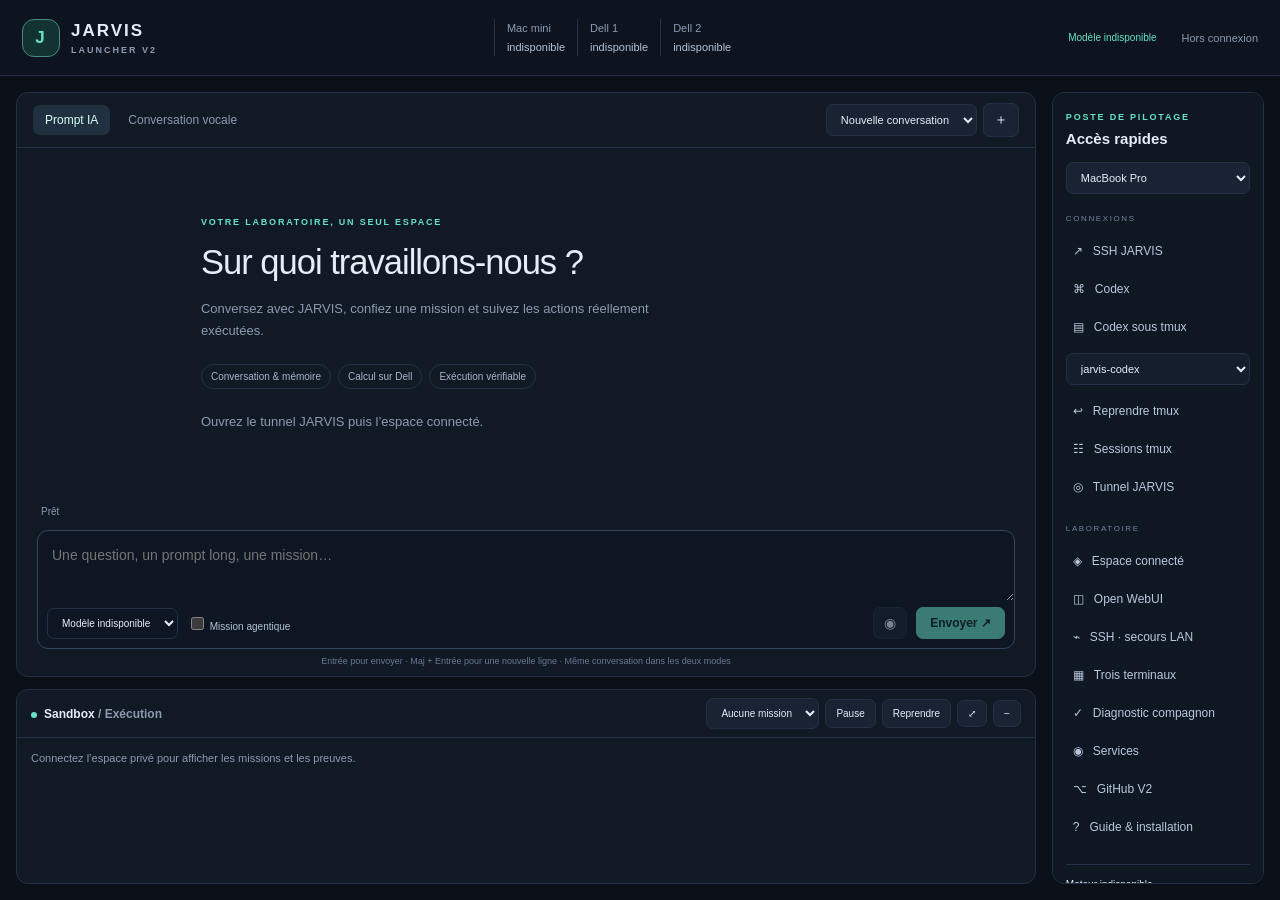
<file: index.html>
<!doctype html>
<html lang="fr"><head><meta charset="utf-8"><meta name="viewport" content="width=device-width,initial-scale=1"><meta name="color-scheme" content="dark"><title>JARVIS • Launcher V2</title><link rel="icon" href="icon.svg"><link rel="stylesheet" href="style.css"><script defer src="core.js"></script><script defer src="task-model.js"></script><script defer src="format.js"></script><script defer src="app.js"></script></head>
<body>
<header class="topbar"><a class="brand" href="./"><span class="brand-icon">J</span><span>JARVIS <small>LAUNCHER V2</small></span></a><div id="resources" class="resources" aria-live="polite"><span class="resource">Mac mini <b>indisponible</b></span><span class="resource">Dell 1 <b>indisponible</b></span><span class="resource muted">Dell 2 <b>indisponible</b></span></div><span id="top-model" class="top-model">Modèle indisponible</span><span id="connection" class="connection">Hors connexion</span></header>
<div class="shell"><main class="workspace">
<section class="conversation panel" aria-label="Conversation JARVIS"><div class="panel-head"><div class="tabs" role="tablist"><button id="prompt-tab" role="tab" aria-selected="true">Prompt IA</button><button id="voice-tab" role="tab" aria-selected="false">Conversation vocale</button></div><div class="conversation-controls"><select id="history-select" aria-label="Historique des conversations"><option value="">Nouvelle conversation</option></select><button id="new-chat" class="icon-button" title="Nouvelle conversation" aria-label="Nouvelle conversation">＋</button></div></div>
<div id="messages" class="messages" role="log" aria-label="Messages"><div class="welcome"><div class="eyebrow">VOTRE LABORATOIRE, UN SEUL ESPACE</div><h1>Sur quoi travaillons-nous ?</h1><p>Conversez avec JARVIS, confiez une mission et suivez les actions réellement exécutées.</p><div class="welcome-tags"><span>Conversation & mémoire</span><span>Calcul sur Dell</span><span>Exécution vérifiable</span></div><p id="welcome-private" class="muted">Les services privés deviennent disponibles dans l’espace connecté.</p></div></div>
<div id="activity" class="activity" role="status">Prêt</div><form id="composer" class="composer"><div class="input-wrap"><label class="sr-only" for="prompt">Votre message ou objectif</label><textarea id="prompt" rows="2" maxlength="16000" placeholder="Une question, un prompt long, une mission…"></textarea><div class="composer-bottom"><div class="input-options"><select id="model" aria-label="Modèle"><option value="">Modèle indisponible</option></select><label class="agent-option"><input type="checkbox" id="agent-mode"> Mission agentique</label></div><div class="send-controls"><button type="button" id="record" class="icon-button" aria-label="Démarrer le microphone" title="Microphone">◉</button><button type="submit" id="send" class="primary">Envoyer ↗</button></div></div></div><div id="voice-controls" class="voice-controls" hidden><label><input id="speak" type="checkbox" checked> Lire les réponses</label><button type="button" id="stop-audio">Arrêter la lecture</button><label class="file-label">Transcrire un fichier audio<input id="audio-file" type="file" accept="audio/*"></label></div><p class="input-hint">Entrée pour envoyer · Maj + Entrée pour une nouvelle ligne · Même conversation dans les deux modes</p></form></section>
<section id="sandbox" class="sandbox panel" aria-label="Sandbox et exécution agentique"><div class="panel-head"><h2><span class="live-dot"></span>Sandbox <span class="muted">/ Exécution</span></h2><div class="sandbox-controls"><select id="mission-select" aria-label="Mission supervisée"><option value="">Aucune mission</option></select><button id="pause" title="Interrompre après l’opération engagée">Pause</button><button id="resume" title="Reprendre la mission sélectionnée">Reprendre</button><button id="expand" class="icon-button" aria-label="Agrandir le panneau">⤢</button><button id="collapse" class="icon-button" aria-label="Réduire le panneau">−</button></div></div><div id="sandbox-scroll" class="sandbox-scroll"><div id="mission-summary" class="mission-summary"><p class="muted">Connectez l’espace privé pour afficher les missions et les preuves.</p></div><div class="execution-columns"><div id="tasks" class="tasks"></div><div id="events" class="events" aria-label="Journal des opérations"></div></div></div></section>
</main><aside class="quick panel"><div><div class="eyebrow">POSTE DE PILOTAGE</div><h2>Accès rapides</h2><select id="profile" aria-label="Poste client"><option value="macbook-pro">MacBook Pro</option><option value="mac-mini">Mac mini</option></select></div><div class="quick-group"><span class="group-label">CONNEXIONS</span><button data-action="ssh">↗ <span>SSH JARVIS</span></button><button data-action="codex">⌘ <span>Codex</span></button><button data-action="codex-tmux">▤ <span>Codex sous tmux</span></button><select id="session" aria-label="Session tmux"></select><button data-action="tmux-attach">↩ <span>Reprendre tmux</span></button><button data-action="tmux-list">☷ <span>Sessions tmux</span></button><button data-action="web-tunnel">◎ <span>Tunnel JARVIS</span></button></div><div class="quick-group"><span class="group-label">LABORATOIRE</span><button id="private-workspace">◈ <span>Espace connecté</span></button><a href="http://localhost:3000" target="_blank" rel="noopener">◫ <span>Open WebUI</span></a><button data-action="ssh-lan">⌁ <span>SSH · secours LAN</span></button><button data-action="workspace">▦ <span>Trois terminaux</span></button><button data-action="check">✓ <span>Diagnostic compagnon</span></button><button data-action="services">◉ <span>Services</span></button><a href="https://github.com/regisazzoun/JARVIS-Launcher2" target="_blank" rel="noopener">⌥ <span>GitHub V2</span></a><a href="guide.html">? <span>Guide & installation</span></a></div><div class="quick-footer"><span id="model-active">Moteur indisponible</span><button id="account">Connexion</button><span id="updated" class="muted">Aucune mesure reçue</span></div></aside></div>
<dialog id="login-dialog"><form id="login-form"><div class="eyebrow">PASSERELLE PRIVÉE JARVIS</div><h2>Retrouver votre espace</h2><p>Utilisez votre compte JARVIS existant. La session est commune à l’interface et au Launcher privé.</p><label>Utilisateur<input name="username" autocomplete="username" required></label><label>Mot de passe<input name="password" type="password" autocomplete="current-password" required></label><p id="login-error" role="alert"></p><div class="dialog-actions"><button type="button" id="close-login">Annuler</button><button class="primary" type="submit">Se connecter</button></div></form></dialog>
<dialog id="action-dialog"><h2>Accès rapide</h2><p id="action-description"></p><pre id="command-preview"></pre><div class="dialog-actions"><button id="close-action">Fermer</button><button id="copy-command">Copier la commande</button><a id="launch-action" class="primary">Ouvrir le compagnon macOS</a></div><p class="muted">Le compagnon JL-01 conserve ses contrôles locaux. Hors macOS, utilisez la commande sur un poste autorisé.</p></dialog><div id="toast" class="toast" role="status" hidden></div>
</body></html>
</file>
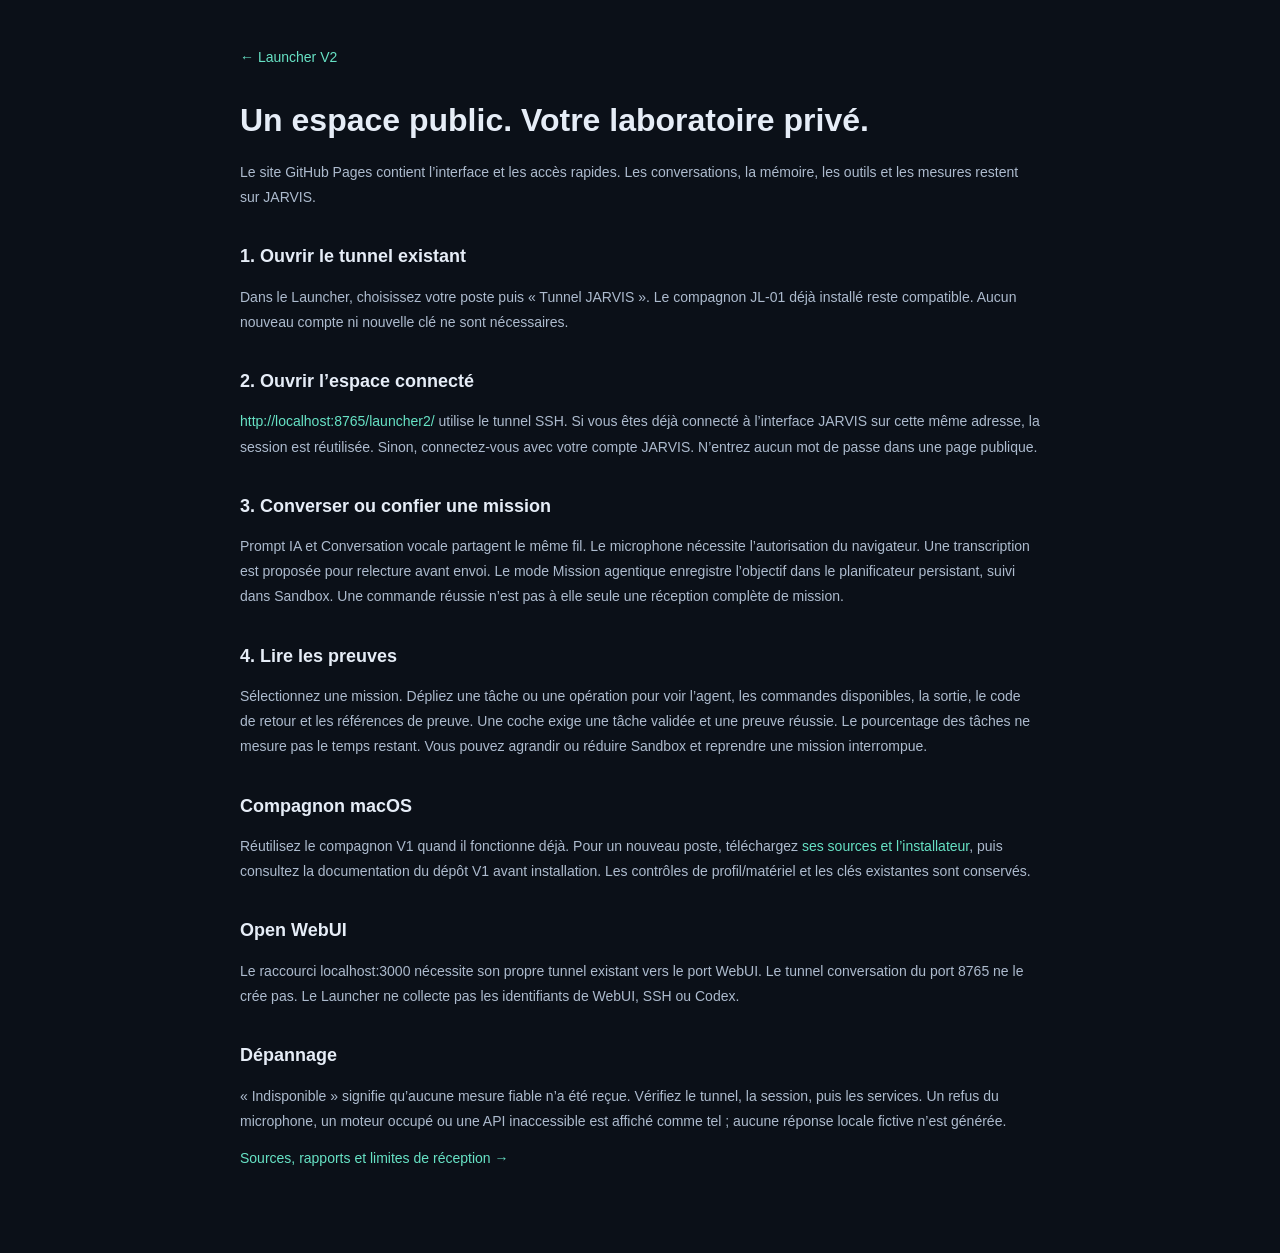
<file: guide.html>
<!doctype html><html lang="fr"><head><meta charset="utf-8"><meta name="viewport" content="width=device-width,initial-scale=1"><title>Guide · JARVIS Launcher V2</title><link rel="stylesheet" href="style.css"></head><body class="guide-body"><main class="guide"><a href="./">← Launcher V2</a><h1>Un espace public. Votre laboratoire privé.</h1><p>Le site GitHub Pages contient l’interface et les accès rapides. Les conversations, la mémoire, les outils et les mesures restent sur JARVIS.</p><h2>1. Ouvrir le tunnel existant</h2><p>Dans le Launcher, choisissez votre poste puis « Tunnel JARVIS ». Le compagnon JL-01 déjà installé reste compatible. Aucun nouveau compte ni nouvelle clé ne sont nécessaires.</p><h2>2. Ouvrir l’espace connecté</h2><p><a href="http://localhost:8765/launcher2/">http://localhost:8765/launcher2/</a> utilise le tunnel SSH. Si vous êtes déjà connecté à l’interface JARVIS sur cette même adresse, la session est réutilisée. Sinon, connectez-vous avec votre compte JARVIS. N’entrez aucun mot de passe dans une page publique.</p><h2>3. Converser ou confier une mission</h2><p>Prompt IA et Conversation vocale partagent le même fil. Le microphone nécessite l’autorisation du navigateur. Une transcription est proposée pour relecture avant envoi. Le mode Mission agentique enregistre l’objectif dans le planificateur persistant, suivi dans Sandbox. Une commande réussie n’est pas à elle seule une réception complète de mission.</p><h2>4. Lire les preuves</h2><p>Sélectionnez une mission. Dépliez une tâche ou une opération pour voir l’agent, les commandes disponibles, la sortie, le code de retour et les références de preuve. Une coche exige une tâche validée et une preuve réussie. Le pourcentage des tâches ne mesure pas le temps restant. Vous pouvez agrandir ou réduire Sandbox et reprendre une mission interrompue.</p><h2>Compagnon macOS</h2><p>Réutilisez le compagnon V1 quand il fonctionne déjà. Pour un nouveau poste, téléchargez <a href="companion-macos.zip">ses sources et l’installateur</a>, puis consultez la documentation du dépôt V1 avant installation. Les contrôles de profil/matériel et les clés existantes sont conservés.</p><h2>Open WebUI</h2><p>Le raccourci localhost:3000 nécessite son propre tunnel existant vers le port WebUI. Le tunnel conversation du port 8765 ne le crée pas. Le Launcher ne collecte pas les identifiants de WebUI, SSH ou Codex.</p><h2>Dépannage</h2><p>« Indisponible » signifie qu’aucune mesure fiable n’a été reçue. Vérifiez le tunnel, la session, puis les services. Un refus du microphone, un moteur occupé ou une API inaccessible est affiché comme tel ; aucune réponse locale fictive n’est générée.</p><p><a href="https://github.com/regisazzoun/JARVIS-Launcher2">Sources, rapports et limites de réception →</a></p></main></body></html>
</file>
<file: style.css>
:root{font-family:Inter,ui-sans-serif,-apple-system,BlinkMacSystemFont,"Segoe UI",sans-serif;color:#e6edf7;background:#0b1018;font-size:14px;color-scheme:dark;--border:#253044;--muted:#8c9ab1;--aqua:#67e2c5;--panel:#111925}*{box-sizing:border-box}body{margin:0;height:100dvh;overflow:hidden}button,input,textarea,select{font:inherit}button,a,input,select,textarea{outline-offset:4px}button,a{ -webkit-tap-highlight-color:transparent}button{cursor:pointer}button,select{background:#192334;color:inherit;border:1px solid var(--border);border-radius:7px;padding:8px 10px}button:hover,a:hover{background:#233147}button:disabled{opacity:.5;cursor:wait}a{color:inherit;text-decoration:none}h1,h2,p{margin:0}h2{font-size:14px;font-weight:600}small{font-size:9px;letter-spacing:2px;color:var(--muted)}.muted{color:var(--muted)}.topbar{height:76px;border-bottom:1px solid var(--border);display:flex;align-items:center;padding:12px 22px;gap:25px;background:#0d141f}.brand{display:flex;align-items:center;gap:11px;font-size:17px;font-weight:700;letter-spacing:2px}.brand small{display:block;margin-top:4px}.brand-icon{display:grid;place-items:center;width:38px;height:38px;border:1px solid #438c80;border-radius:12px;color:var(--aqua);background:#12332f}.resources{display:flex;gap:12px;flex:1;justify-content:center;min-width:0}.resource{font-size:11px;line-height:1.7;border-left:1px solid var(--border);padding-left:12px;white-space:nowrap;color:var(--muted)}.resource strong{color:#d8e5f6;font-size:12px;margin-right:7px}.resource b{font-weight:400;display:block;color:#b3c3d8}.connection{font-size:11px;white-space:nowrap;color:var(--muted)}.connection.connected{color:var(--aqua)}.shell{height:calc(100dvh - 76px);padding:16px;display:grid;grid-template-columns:minmax(0,1fr) minmax(185px,17%);gap:16px}.workspace{min-width:0;min-height:0;display:grid;grid-template-rows:minmax(0,3fr) minmax(160px,1fr);gap:12px}.panel{border:1px solid var(--border);border-radius:12px;background:var(--panel);min-width:0;min-height:0;overflow:hidden}.panel-head{display:flex;justify-content:space-between;align-items:center;gap:10px;padding:10px 16px;border-bottom:1px solid var(--border);min-height:53px;flex-shrink:0}.tabs{display:flex;gap:6px}.tabs button{font-size:12px;background:transparent;border:0;color:var(--muted);padding:8px 12px}.tabs [aria-selected=true]{background:#213040;color:#d7fff5}.conversation{display:flex;flex-direction:column}.conversation-controls,.sandbox-controls{display:flex;gap:6px;align-items:center;min-width:0}.conversation-controls select{max-width:190px;font-size:11px}.icon-button{padding:7px 10px}.messages{flex:1;min-height:0;overflow:auto;overscroll-behavior:contain;padding:24px 6%;scroll-behavior:smooth}.welcome{max-width:650px;padding:clamp(8px,5vh,50px) 0;margin:auto}.eyebrow{font-size:9px;letter-spacing:1.8px;color:var(--aqua);font-weight:700}.welcome h1{font-size:clamp(23px,2.7vw,38px);font-weight:500;letter-spacing:-1px;margin:16px 0}.welcome p{color:var(--muted);font-size:13px;line-height:1.7;max-width:450px}.welcome-tags{display:flex;flex-wrap:wrap;gap:7px;margin:22px 0}.welcome-tags span{font-size:10px;border:1px solid var(--border);padding:6px 9px;border-radius:20px;color:#a7b5cb}.message{display:flex;flex-direction:column;align-items:flex-start;margin:0 0 20px;gap:7px}.message.user{align-items:flex-end}.message-label{font-size:10px;color:var(--muted);letter-spacing:1px}.message-body{max-width:90%;padding:13px 17px;border:1px solid #263349;background:#182333;border-radius:2px 12px 12px;font-size:13px;white-space:pre-wrap;overflow-wrap:anywhere;line-height:1.65}.message.user .message-body{background:#183b3a;border-color:#2e5a54;border-radius:12px 2px 12px 12px}.message.error .message-body{color:#ffb9b1}.message-tools{font-size:10px;color:var(--aqua)}.activity{min-height:24px;font-size:10px;color:var(--muted);padding:0 24px}.composer{padding:0 20px 10px}.input-wrap{border:1px solid #35445d;border-radius:11px;background:#0e1623;overflow:hidden}.input-wrap:focus-within{border-color:#5a9f94}textarea{display:block;width:100%;resize:vertical;min-height:56px;max-height:180px;border:0;background:transparent;color:inherit;padding:14px;outline:none;line-height:1.5}.composer-bottom{display:flex;justify-content:space-between;align-items:center;padding:6px 9px 9px;gap:8px}.input-options,.send-controls{display:flex;align-items:center;gap:9px}.input-options select{max-width:230px;font-size:10px;background:transparent}.agent-option{font-size:10px;color:#b3c2d6;white-space:nowrap}.primary{background:var(--aqua);border:1px solid var(--aqua);color:#0b2420;font-weight:600;border-radius:7px;padding:8px 13px;font-size:12px;display:inline-block}.primary:hover{background:#a0f5df}.input-hint{font-size:9px;color:#687992;margin-top:7px;text-align:center}.voice-controls{display:flex;align-items:center;gap:12px;flex-wrap:wrap;font-size:11px;margin:8px 0}.voice-controls[hidden]{display:none}.voice-controls button{font-size:10px}.file-label{cursor:pointer;color:var(--aqua)}.file-label input{display:block;max-width:230px;font-size:10px;margin-top:4px}.sandbox{display:flex;flex-direction:column}.sandbox .panel-head{padding:8px 14px;min-height:45px}.sandbox h2{font-size:12px;white-space:nowrap}.live-dot{width:6px;height:6px;background:var(--aqua);border-radius:50%;display:inline-block;margin-right:7px}.sandbox-controls select{max-width:240px;font-size:10px}.sandbox-controls button{font-size:10px}.sandbox-scroll{overflow:auto;min-height:0;flex:1;padding:12px 14px;overscroll-behavior:contain}.mission-summary{font-size:11px;line-height:1.5;margin-bottom:9px}.mission-title{font-weight:600;white-space:pre-wrap;overflow-wrap:anywhere;max-height:70px;overflow:auto}.progress-row{display:flex;align-items:center;gap:10px;color:var(--muted);font-size:10px;margin-top:6px}progress{height:5px;width:150px;accent-color:var(--aqua)}.execution-columns{display:grid;grid-template-columns:minmax(190px,35%) minmax(0,1fr);gap:14px}.task{padding:7px 0;border-bottom:1px solid #222d3e;font-size:10px}.task summary{cursor:pointer;display:flex;gap:7px;align-items:center}.task .tick{color:var(--aqua)}.task-detail{white-space:pre-wrap;color:var(--muted);line-height:1.6;overflow-wrap:anywhere;margin-top:7px}.event{border-left:2px solid #334358;padding:4px 0 6px 9px;margin-bottom:6px;font-size:10px}.event.success{border-color:#3d9b83}.event.failure{border-color:#d88775}.event summary{cursor:pointer;line-height:1.5}.event pre{white-space:pre-wrap;overflow-wrap:anywhere;font:10px/1.5 ui-monospace,monospace;color:#aabbd0;margin:7px 0}.event code{color:#8addc7}.quick{padding:19px 13px;display:flex;flex-direction:column;overflow:auto;gap:20px;background:#0f1723}.quick h2{font-size:15px;margin:8px 0 15px}.quick select{width:100%;font-size:11px}.quick-group{display:flex;flex-direction:column;gap:4px}.group-label{font-size:8px;letter-spacing:1.6px;color:#73839c;margin-bottom:7px}.quick-group button,.quick-group a{display:flex;gap:10px;align-items:center;text-align:left;font-size:12px;background:transparent;border:0;padding:10px 7px;border-radius:6px;color:#b9c8dd}.quick-group button:hover,.quick-group a:hover{background:#1e2c40;color:white}.quick-group select{margin:5px 0;background:#141e2d}.quick-footer{margin-top:auto;border-top:1px solid var(--border);padding-top:14px;display:flex;flex-direction:column;gap:9px;font-size:10px}.quick-footer button{font-size:11px}.quick-footer #updated{font-size:9px}.workspace.expanded{grid-template-rows:minmax(100px,1fr) minmax(0,3fr)}.workspace.collapsed{grid-template-rows:minmax(0,1fr) 45px}.workspace.collapsed .sandbox-scroll{display:none}dialog{border:1px solid #40506a;border-radius:14px;background:#131d2c;color:inherit;width:min(540px,calc(100vw - 30px));max-height:90dvh;padding:26px;overflow:auto}dialog::backdrop{background:#04090fbf;backdrop-filter:blur(5px)}dialog h2{font-size:22px;margin:14px 0}dialog p{font-size:12px;color:var(--muted);line-height:1.6;margin:10px 0}dialog label{display:block;font-size:12px;margin:14px 0}dialog input{display:block;width:100%;margin-top:7px;padding:10px;background:#0d1522;border:1px solid var(--border);border-radius:6px;color:inherit}dialog pre{white-space:pre-wrap;overflow-wrap:anywhere;font-size:11px;background:#0b121d;padding:14px;border-radius:7px}.dialog-actions{display:flex;justify-content:flex-end;flex-wrap:wrap;gap:8px;margin-top:22px}.toast{position:fixed;bottom:20px;left:50%;transform:translateX(-50%);padding:12px 18px;background:#29463e;border:1px solid #4c8d7d;border-radius:9px;font-size:12px;max-width:90vw;z-index:5}.sr-only{position:absolute;width:1px;height:1px;padding:0;margin:-1px;overflow:hidden;clip:rect(0,0,0,0);white-space:nowrap;border:0}#login-error{color:#ffad9f}
@media(min-width:1700px){.shell{padding:24px;gap:20px}.quick{padding:24px 20px}.messages{padding-left:12%;padding-right:12%}.composer{padding-left:8%;padding-right:8%}}
@media(max-width:1000px){.topbar{gap:14px;padding:12px 16px}.resource{font-size:9px;padding-left:8px}.resource strong{font-size:10px}.resource:last-child{display:none}.shell{padding:10px;gap:10px;grid-template-columns:minmax(0,1fr) 170px}.quick{padding:15px 9px}.conversation-controls select{max-width:125px}.composer{padding:0 12px 10px}.input-options{gap:4px}.input-options select{max-width:170px}.sandbox-controls select{max-width:140px}.sandbox-controls #resume{font-size:9px}}
@media(max-width:700px){.topbar{height:68px;padding:8px 12px;gap:10px}.brand{font-size:13px;letter-spacing:1px}.brand-icon{width:30px;height:30px}.brand small{font-size:7px}.resources{justify-content:flex-end;gap:6px}.resource{font-size:8px}.resource b{max-width:140px;overflow:hidden;text-overflow:ellipsis}.resource strong{font-size:9px}.connection{display:none}.shell{height:calc(100dvh - 68px);grid-template-columns:minmax(0,1fr);grid-template-rows:minmax(0,1fr) 54px;padding:8px;gap:8px}.workspace{grid-template-rows:minmax(0,3fr) minmax(120px,1fr);gap:8px}.quick{display:flex;flex-direction:row;align-items:center;padding:5px 8px;gap:6px;overflow:auto;border-radius:8px}.quick>div:first-child,.quick-footer,.group-label{display:none}.quick-group{flex-direction:row;gap:2px;flex-shrink:0}.quick-group button,.quick-group a{white-space:nowrap;padding:7px;font-size:10px}.quick-group select{width:110px;margin:0}.quick-group button span,.quick-group a span{display:inline}.panel-head{padding:7px 9px;min-height:43px}.tabs button{font-size:10px;padding:7px}.conversation-controls select{display:none}.messages{padding:14px}.welcome{padding:12px 0}.welcome h1{font-size:26px}.welcome p{font-size:12px}.welcome-tags{margin:12px 0}.welcome-tags span{font-size:9px}.composer{padding:0 9px 7px}.input-options select{max-width:150px;font-size:9px}.agent-option{font-size:9px}.primary{font-size:11px;padding:8px 10px}.composer-bottom{gap:3px}.send-controls{gap:5px}.input-hint{font-size:8px}.sandbox h2{font-size:10px}.sandbox h2 .muted{display:none}.sandbox-controls{gap:3px}.sandbox-controls select{max-width:110px}.sandbox-controls #resume{padding:5px;font-size:8px}.sandbox-controls .icon-button{padding:5px 7px}.execution-columns{grid-template-columns:1fr}.resource:first-child{display:none}.message-body{max-width:97%}.workspace.collapsed{grid-template-rows:minmax(0,1fr) 43px}}
.guide-body{height:auto;min-height:100dvh;overflow:auto}.guide{max-width:850px;margin:auto;padding:45px 25px 70px;line-height:1.8}.guide h1{font-size:32px;line-height:1.3;margin:30px 0 18px}.guide h2{font-size:18px;margin:30px 0 10px}.guide p{color:#adbbce;margin:12px 0}.guide a{color:var(--aqua)}
@media(max-width:430px){.input-options select{max-width:120px}.agent-option{font-size:8px}.send-controls .primary{font-size:10px;padding:8px;white-space:nowrap}.send-controls .icon-button{padding:7px}.send-controls{gap:4px}}

.topbar{position:relative}.top-model{max-width:170px;white-space:nowrap;overflow:hidden;text-overflow:ellipsis;color:var(--aqua);font-size:10px}@media(max-width:1000px) and (min-width:701px){.top-model{max-width:115px;font-size:9px}}@media(max-width:700px){.topbar{height:82px}.shell{height:calc(100dvh - 82px)}.top-model{position:absolute;left:12px;right:12px;top:65px;max-width:none;font-size:8px}}
</file>
